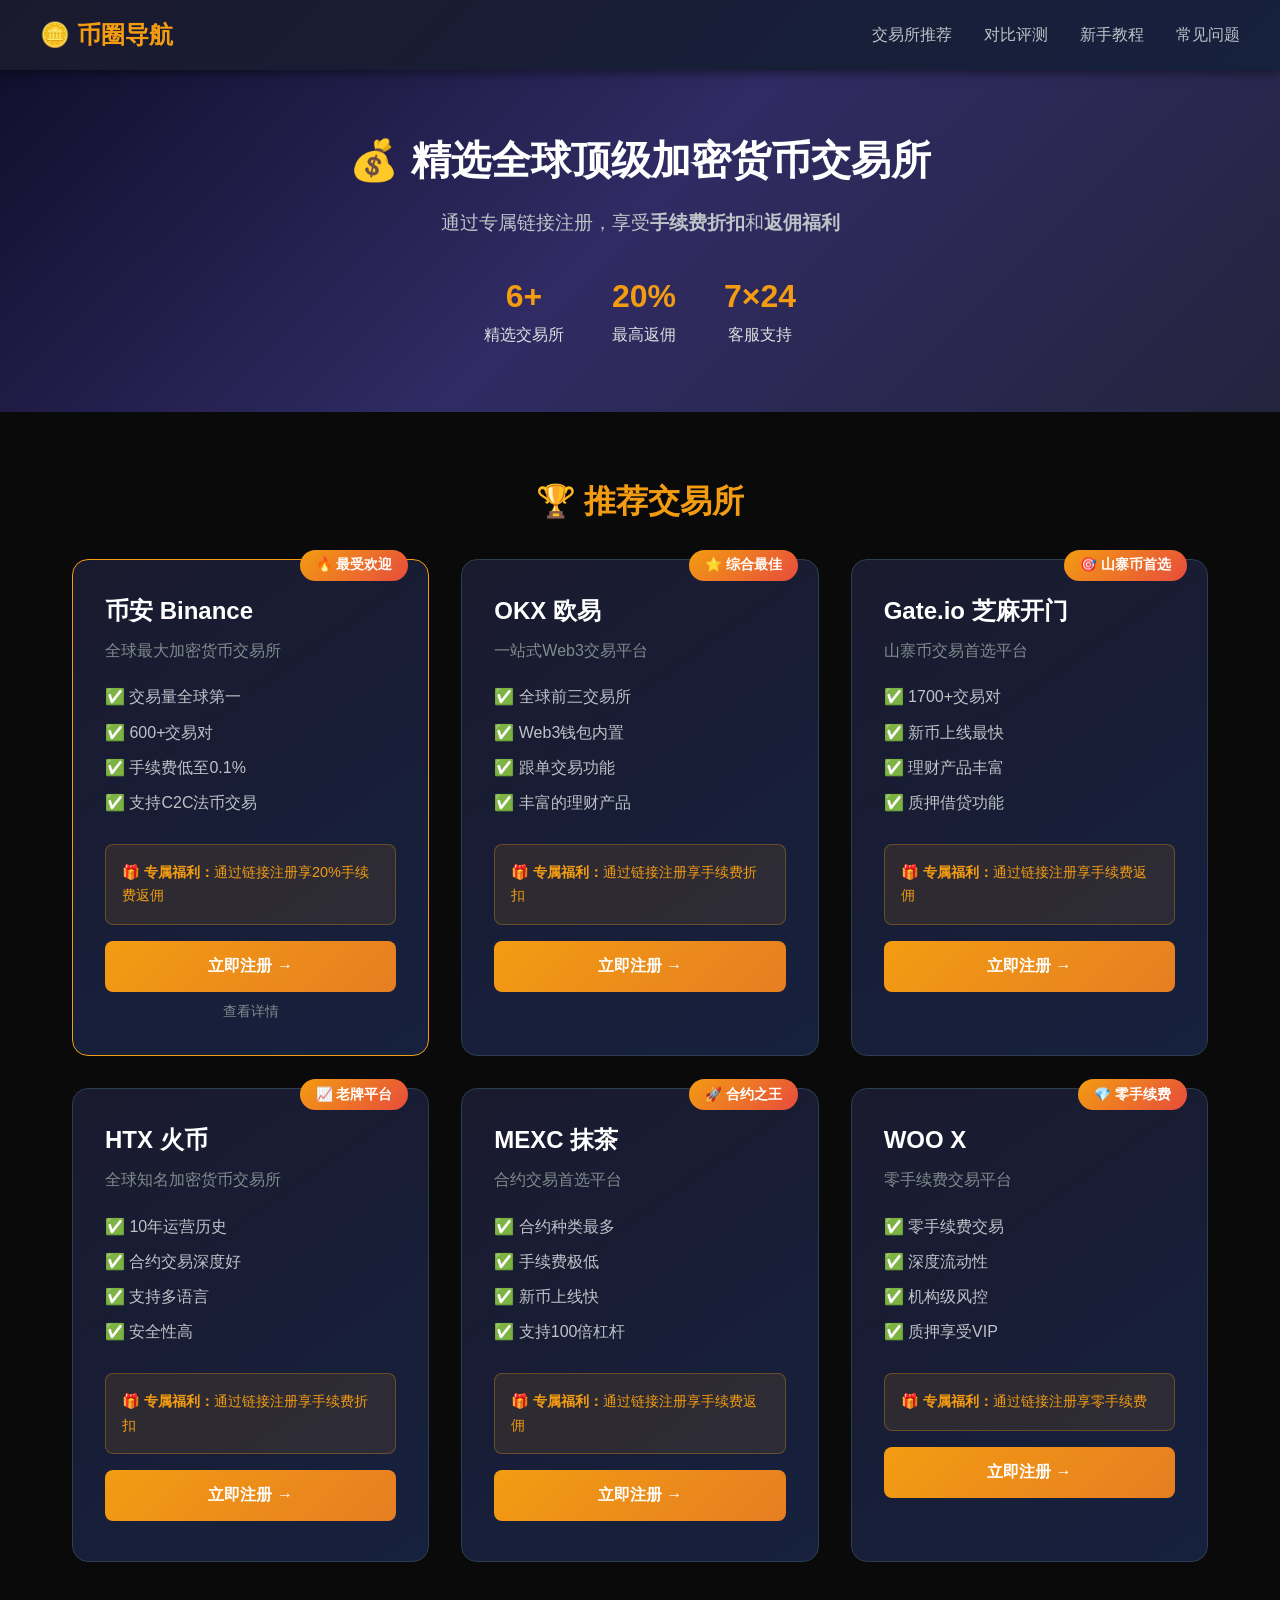
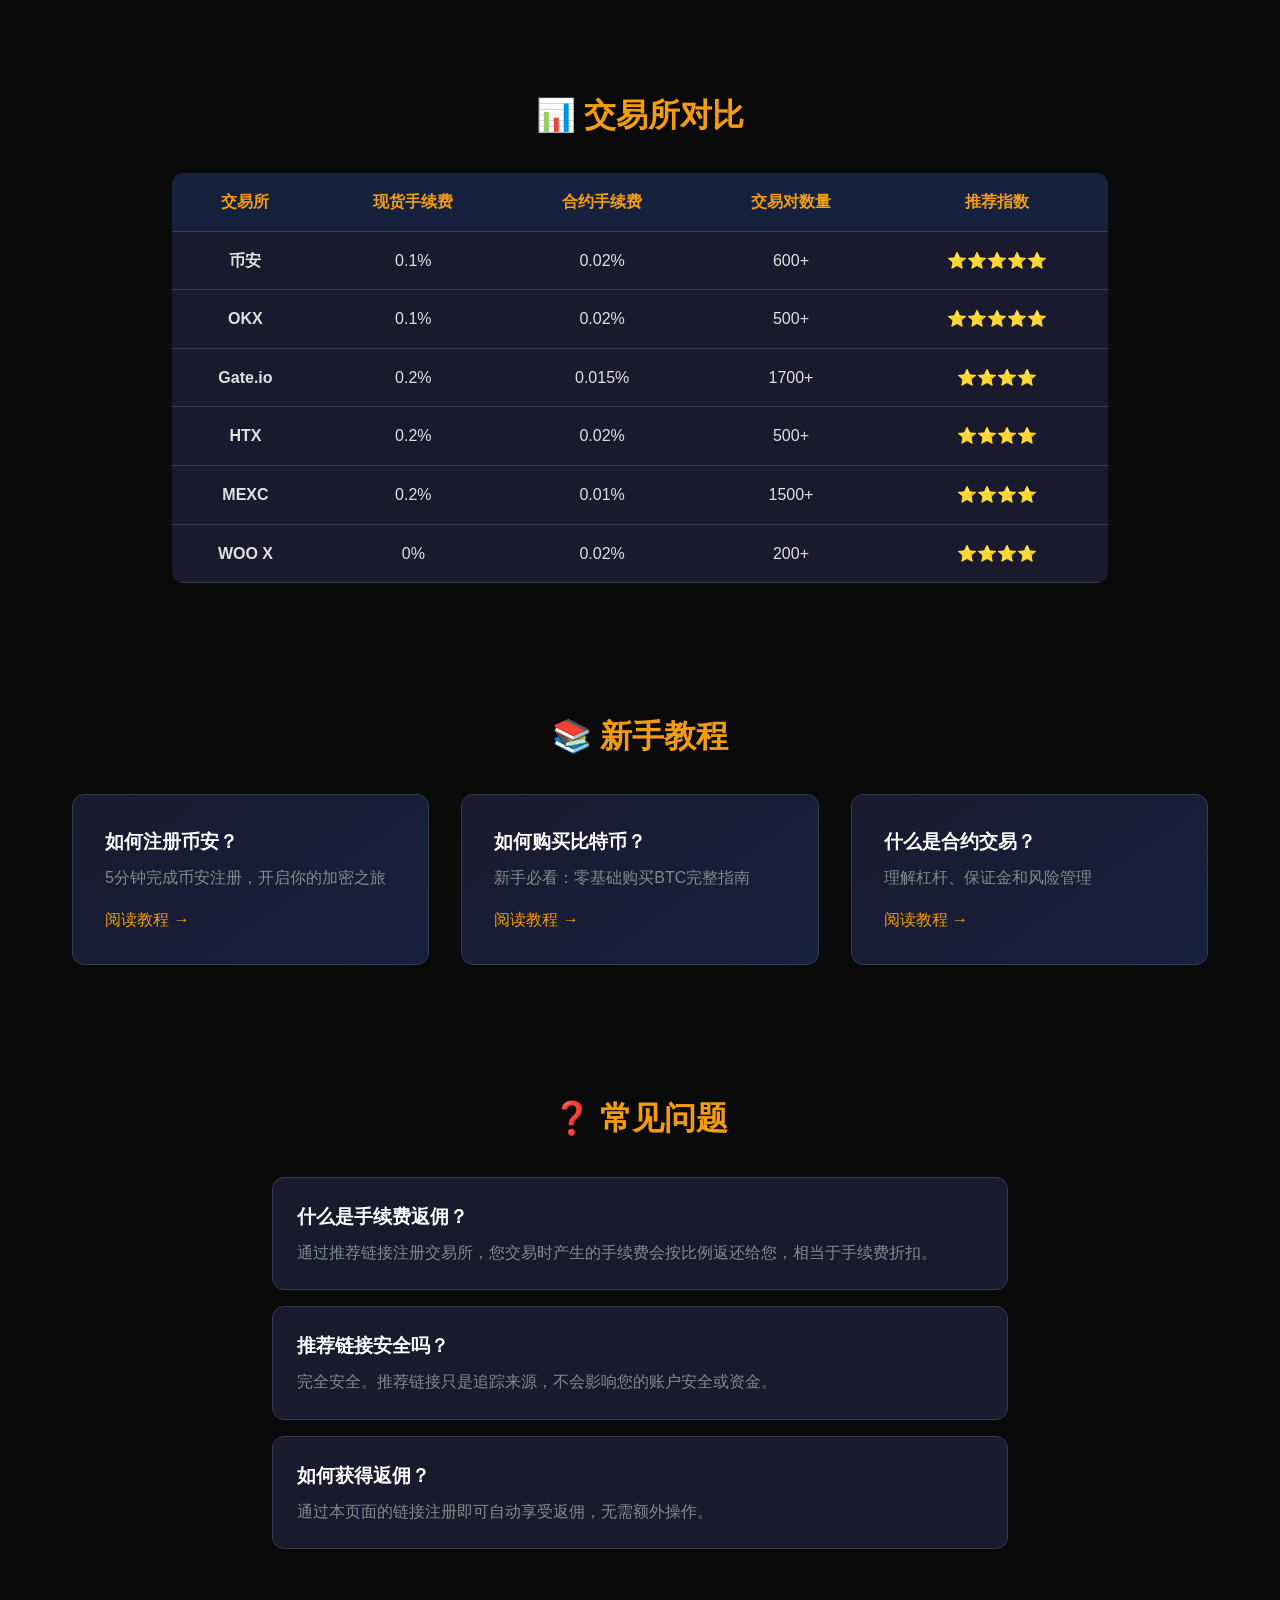
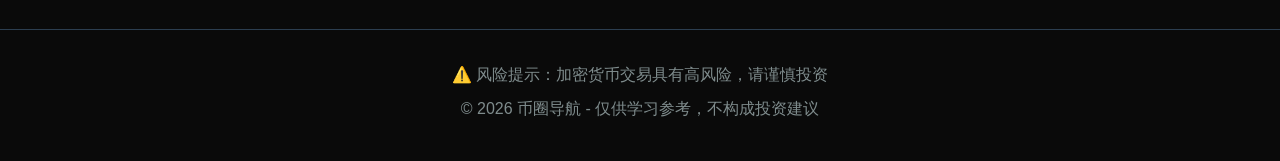
<file: index.html>
<!DOCTYPE html>
<html lang="zh-CN">
<head>
    <meta charset="UTF-8">
    <meta name="viewport" content="width=device-width, initial-scale=1.0">
    <title>币圈导航 - 最全加密货币交易所推荐 | 手续费返佣</title>
    <meta name="description" content="精选全球顶级加密货币交易所，币安、OKX、芝麻开门等平台注册教程与返佣攻略。通过专属链接注册享受手续费折扣。">
    <meta name="keywords" content="加密货币,交易所,币安,OKX,比特币,返佣,手续费折扣">
    <meta name="robots" content="index, follow">
    <meta property="og:title" content="币圈导航 - 最全加密货币交易所推荐">
    <meta property="og:description" content="精选全球顶级加密货币交易所，通过专属链接注册享手续费折扣">
    <meta property="og:type" content="website">
    <meta property="og:url" content="https://haoyousun60-create.github.io/crypto-exchange-nav/">
    <link rel="icon" href="data:image/svg+xml,<svg xmlns='http://www.w3.org/2000/svg' viewBox='0 0 100 100'><text y='.9em' font-size='90'>🪙</text></svg>">
    <link rel="stylesheet" href="css/style.css">
</head>
<body>
    <header>
        <nav>
            <div class="logo">🪙 币圈导航</div>
            <ul>
                <li><a href="#exchanges">交易所推荐</a></li>
                <li><a href="#compare">对比评测</a></li>
                <li><a href="#guides">新手教程</a></li>
                <li><a href="#faq">常见问题</a></li>
            </ul>
        </nav>
    </header>

    <section class="hero">
        <h1>💰 精选全球顶级加密货币交易所</h1>
        <p>通过专属链接注册，享受<strong>手续费折扣</strong>和<strong>返佣福利</strong></p>
        <div class="stats">
            <div><span>6+</span>精选交易所</div>
            <div><span>20%</span>最高返佣</div>
            <div><span>7×24</span>客服支持</div>
        </div>
    </section>

    <section id="exchanges" class="exchanges">
        <h2>🏆 推荐交易所</h2>
        <div class="exchange-grid">
            <div class="exchange-card hot">
                <div class="badge">🔥 最受欢迎</div>
                <h3>币安 Binance</h3>
                <p class="slogan">全球最大加密货币交易所</p>
                <ul class="features">
                    <li>✅ 交易量全球第一</li>
                    <li>✅ 600+交易对</li>
                    <li>✅ 手续费低至0.1%</li>
                    <li>✅ 支持C2C法币交易</li>
                </ul>
                <div class="referral-info">
                    <p>🎁 <strong>专属福利：</strong>通过链接注册享20%手续费返佣</p>
                </div>
                <a href="YOUR_BINANCE_LINK" class="btn-register" target="_blank">立即注册 →</a>
                <a href="pages/binance-review.html" class="btn-detail">查看详情</a>
            </div>

            <div class="exchange-card">
                <div class="badge">⭐ 综合最佳</div>
                <h3>OKX 欧易</h3>
                <p class="slogan">一站式Web3交易平台</p>
                <ul class="features">
                    <li>✅ 全球前三交易所</li>
                    <li>✅ Web3钱包内置</li>
                    <li>✅ 跟单交易功能</li>
                    <li>✅ 丰富的理财产品</li>
                </ul>
                <div class="referral-info">
                    <p>🎁 <strong>专属福利：</strong>通过链接注册享手续费折扣</p>
                </div>
                <a href="YOUR_OKX_LINK" class="btn-register" target="_blank">立即注册 →</a>
            </div>

            <div class="exchange-card">
                <div class="badge">🎯 山寨币首选</div>
                <h3>Gate.io 芝麻开门</h3>
                <p class="slogan">山寨币交易首选平台</p>
                <ul class="features">
                    <li>✅ 1700+交易对</li>
                    <li>✅ 新币上线最快</li>
                    <li>✅ 理财产品丰富</li>
                    <li>✅ 质押借贷功能</li>
                </ul>
                <div class="referral-info">
                    <p>🎁 <strong>专属福利：</strong>通过链接注册享手续费返佣</p>
                </div>
                <a href="YOUR_GATE_LINK" class="btn-register" target="_blank">立即注册 →</a>
            </div>

            <div class="exchange-card">
                <div class="badge">📈 老牌平台</div>
                <h3>HTX 火币</h3>
                <p class="slogan">全球知名加密货币交易所</p>
                <ul class="features">
                    <li>✅ 10年运营历史</li>
                    <li>✅ 合约交易深度好</li>
                    <li>✅ 支持多语言</li>
                    <li>✅ 安全性高</li>
                </ul>
                <div class="referral-info">
                    <p>🎁 <strong>专属福利：</strong>通过链接注册享手续费折扣</p>
                </div>
                <a href="YOUR_HTX_LINK" class="btn-register" target="_blank">立即注册 →</a>
            </div>

            <div class="exchange-card">
                <div class="badge">🚀 合约之王</div>
                <h3>MEXC 抹茶</h3>
                <p class="slogan">合约交易首选平台</p>
                <ul class="features">
                    <li>✅ 合约种类最多</li>
                    <li>✅ 手续费极低</li>
                    <li>✅ 新币上线快</li>
                    <li>✅ 支持100倍杠杆</li>
                </ul>
                <div class="referral-info">
                    <p>🎁 <strong>专属福利：</strong>通过链接注册享手续费返佣</p>
                </div>
                <a href="YOUR_MEXC_LINK" class="btn-register" target="_blank">立即注册 →</a>
            </div>

            <div class="exchange-card">
                <div class="badge">💎 零手续费</div>
                <h3>WOO X</h3>
                <p class="slogan">零手续费交易平台</p>
                <ul class="features">
                    <li>✅ 零手续费交易</li>
                    <li>✅ 深度流动性</li>
                    <li>✅ 机构级风控</li>
                    <li>✅ 质押享受VIP</li>
                </ul>
                <div class="referral-info">
                    <p>🎁 <strong>专属福利：</strong>通过链接注册享零手续费</p>
                </div>
                <a href="YOUR_WOO_LINK" class="btn-register" target="_blank">立即注册 →</a>
            </div>
        </div>
    </section>

    <section id="compare" class="comparison">
        <h2>📊 交易所对比</h2>
        <table>
            <thead>
                <tr>
                    <th>交易所</th>
                    <th>现货手续费</th>
                    <th>合约手续费</th>
                    <th>交易对数量</th>
                    <th>推荐指数</th>
                </tr>
            </thead>
            <tbody>
                <tr><td><strong>币安</strong></td><td>0.1%</td><td>0.02%</td><td>600+</td><td>⭐⭐⭐⭐⭐</td></tr>
                <tr><td><strong>OKX</strong></td><td>0.1%</td><td>0.02%</td><td>500+</td><td>⭐⭐⭐⭐⭐</td></tr>
                <tr><td><strong>Gate.io</strong></td><td>0.2%</td><td>0.015%</td><td>1700+</td><td>⭐⭐⭐⭐</td></tr>
                <tr><td><strong>HTX</strong></td><td>0.2%</td><td>0.02%</td><td>500+</td><td>⭐⭐⭐⭐</td></tr>
                <tr><td><strong>MEXC</strong></td><td>0.2%</td><td>0.01%</td><td>1500+</td><td>⭐⭐⭐⭐</td></tr>
                <tr><td><strong>WOO X</strong></td><td>0%</td><td>0.02%</td><td>200+</td><td>⭐⭐⭐⭐</td></tr>
            </tbody>
        </table>
    </section>

    <section id="guides" class="guides">
        <h2>📚 新手教程</h2>
        <div class="guide-grid">
            <div class="guide-card">
                <h3>如何注册币安？</h3>
                <p>5分钟完成币安注册，开启你的加密之旅</p>
                <a href="pages/binance-guide.html">阅读教程 →</a>
            </div>
            <div class="guide-card">
                <h3>如何购买比特币？</h3>
                <p>新手必看：零基础购买BTC完整指南</p>
                <a href="pages/buy-btc.html">阅读教程 →</a>
            </div>
            <div class="guide-card">
                <h3>什么是合约交易？</h3>
                <p>理解杠杆、保证金和风险管理</p>
                <a href="pages/futures-guide.html">阅读教程 →</a>
            </div>
        </div>
    </section>

    <section id="faq" class="faq">
        <h2>❓ 常见问题</h2>
        <div class="faq-item">
            <h3>什么是手续费返佣？</h3>
            <p>通过推荐链接注册交易所，您交易时产生的手续费会按比例返还给您，相当于手续费折扣。</p>
        </div>
        <div class="faq-item">
            <h3>推荐链接安全吗？</h3>
            <p>完全安全。推荐链接只是追踪来源，不会影响您的账户安全或资金。</p>
        </div>
        <div class="faq-item">
            <h3>如何获得返佣？</h3>
            <p>通过本页面的链接注册即可自动享受返佣，无需额外操作。</p>
        </div>
    </section>

    <footer>
        <p>⚠️ 风险提示：加密货币交易具有高风险，请谨慎投资</p>
        <p>© 2026 币圈导航 - 仅供学习参考，不构成投资建议</p>
    </footer>

    <script src="js/main.js"></script>
</body>
</html>
</file>
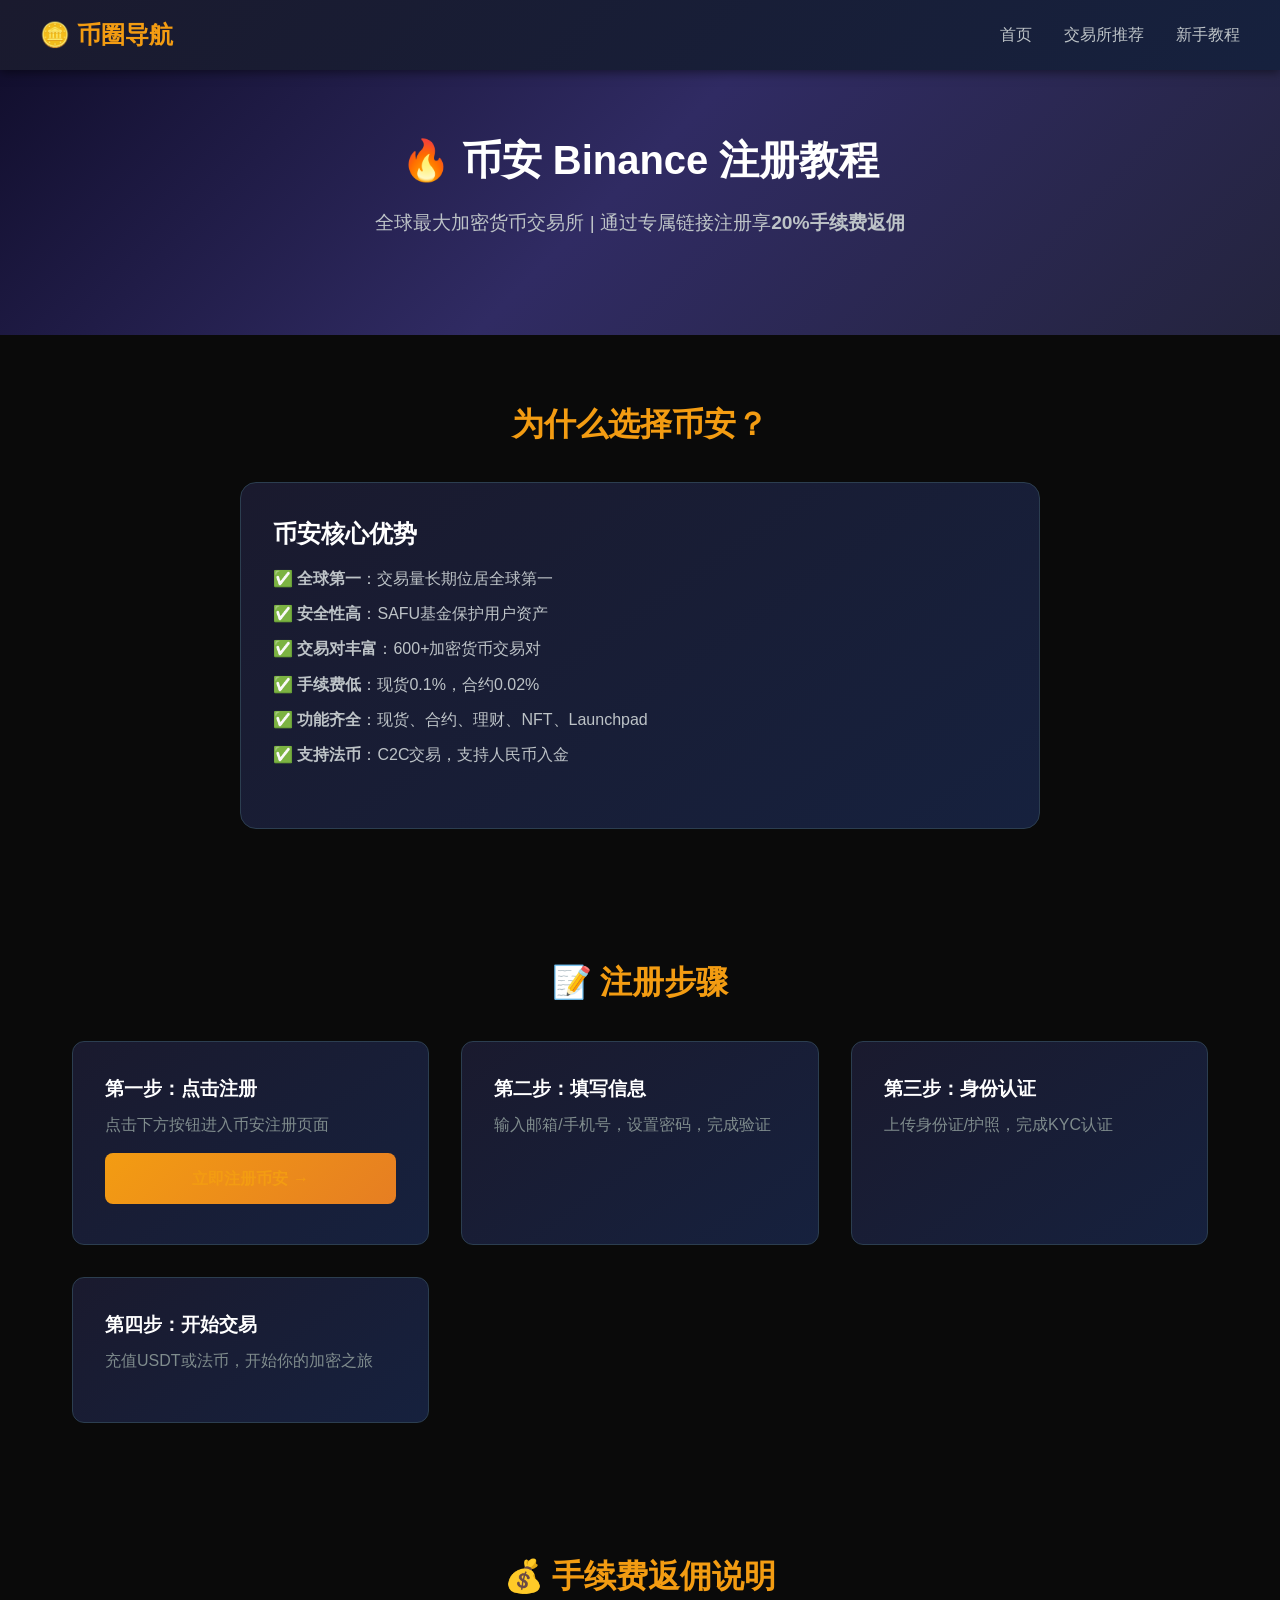
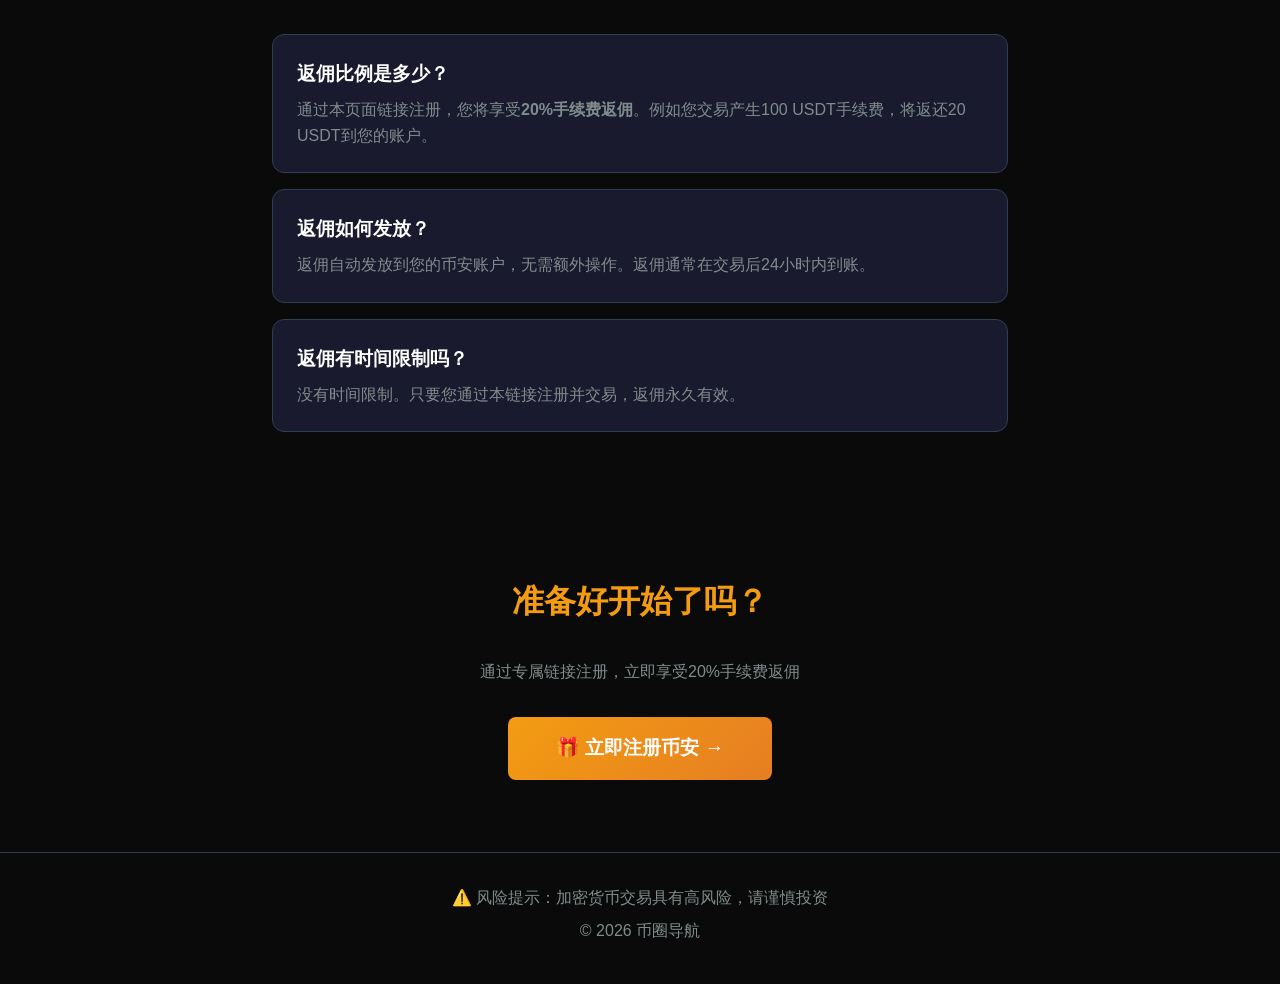
<file: pages/binance-review.html>
<!DOCTYPE html>
<html lang="zh-CN">
<head>
    <meta charset="UTF-8">
    <meta name="viewport" content="width=device-width, initial-scale=1.0">
    <title>币安 Binance 注册教程 | 手续费返佣20%</title>
    <meta name="description" content="币安注册详细教程，通过专属链接注册享20%手续费返佣。全球最大加密货币交易所，安全可靠。">
    <link rel="stylesheet" href="../css/style.css">
</head>
<body>
    <header>
        <nav>
            <div class="logo">🪙 币圈导航</div>
            <ul>
                <li><a href="../index.html">首页</a></li>
                <li><a href="../index.html#exchanges">交易所推荐</a></li>
                <li><a href="../index.html#guides">新手教程</a></li>
            </ul>
        </nav>
    </header>

    <section class="hero">
        <h1>🔥 币安 Binance 注册教程</h1>
        <p>全球最大加密货币交易所 | 通过专属链接注册享<strong>20%手续费返佣</strong></p>
    </section>

    <section class="exchanges">
        <h2>为什么选择币安？</h2>
        <div class="exchange-card" style="max-width: 800px; margin: 0 auto;">
            <h3>币安核心优势</h3>
            <ul class="features">
                <li>✅ <strong>全球第一</strong>：交易量长期位居全球第一</li>
                <li>✅ <strong>安全性高</strong>：SAFU基金保护用户资产</li>
                <li>✅ <strong>交易对丰富</strong>：600+加密货币交易对</li>
                <li>✅ <strong>手续费低</strong>：现货0.1%，合约0.02%</li>
                <li>✅ <strong>功能齐全</strong>：现货、合约、理财、NFT、Launchpad</li>
                <li>✅ <strong>支持法币</strong>：C2C交易，支持人民币入金</li>
            </ul>
        </div>
    </section>

    <section class="guides">
        <h2>📝 注册步骤</h2>
        <div class="guide-grid">
            <div class="guide-card">
                <h3>第一步：点击注册</h3>
                <p>点击下方按钮进入币安注册页面</p>
                <a href="YOUR_BINANCE_REFERRAL_LINK" class="btn-register" target="_blank">立即注册币安 →</a>
            </div>
            <div class="guide-card">
                <h3>第二步：填写信息</h3>
                <p>输入邮箱/手机号，设置密码，完成验证</p>
            </div>
            <div class="guide-card">
                <h3>第三步：身份认证</h3>
                <p>上传身份证/护照，完成KYC认证</p>
            </div>
            <div class="guide-card">
                <h3>第四步：开始交易</h3>
                <p>充值USDT或法币，开始你的加密之旅</p>
            </div>
        </div>
    </section>

    <section class="faq">
        <h2>💰 手续费返佣说明</h2>
        <div class="faq-item">
            <h3>返佣比例是多少？</h3>
            <p>通过本页面链接注册，您将享受<strong>20%手续费返佣</strong>。例如您交易产生100 USDT手续费，将返还20 USDT到您的账户。</p>
        </div>
        <div class="faq-item">
            <h3>返佣如何发放？</h3>
            <p>返佣自动发放到您的币安账户，无需额外操作。返佣通常在交易后24小时内到账。</p>
        </div>
        <div class="faq-item">
            <h3>返佣有时间限制吗？</h3>
            <p>没有时间限制。只要您通过本链接注册并交易，返佣永久有效。</p>
        </div>
    </section>

    <section class="exchanges" style="text-align: center; padding: 4rem 2rem;">
        <h2>准备好开始了吗？</h2>
        <p style="color: #7f8c8d; margin-bottom: 2rem;">通过专属链接注册，立即享受20%手续费返佣</p>
        <a href="YOUR_BINANCE_REFERRAL_LINK" class="btn-register" style="display: inline-block; padding: 1rem 3rem; font-size: 1.2rem;" target="_blank">🎁 立即注册币安 →</a>
    </section>

    <footer>
        <p>⚠️ 风险提示：加密货币交易具有高风险，请谨慎投资</p>
        <p>© 2026 币圈导航</p>
    </footer>

    <script src="../js/main.js"></script>
</body>
</html>
</file>
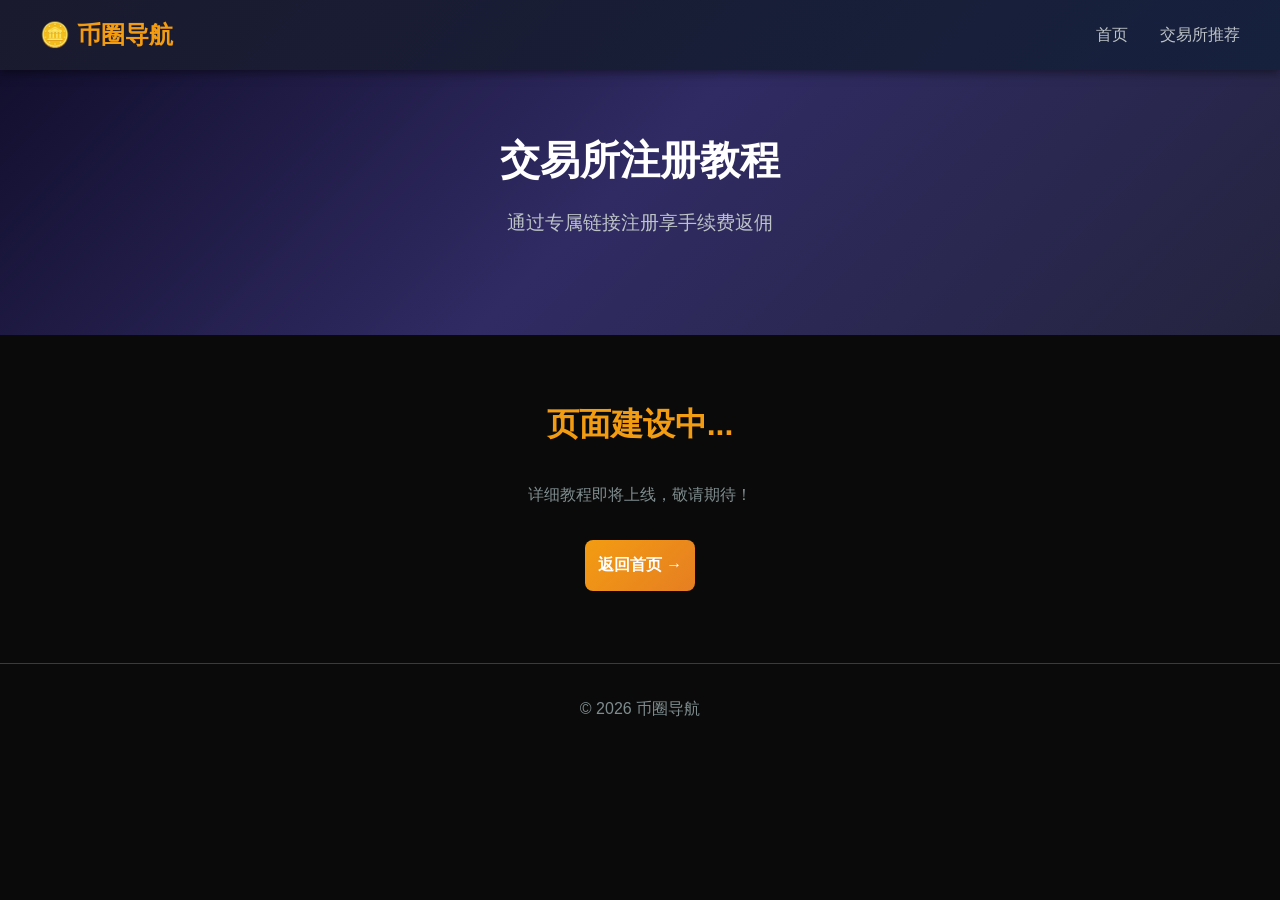
<file: pages/gate-review.html>
<!DOCTYPE html>
<html lang="zh-CN">
<head>
    <meta charset="UTF-8">
    <meta name="viewport" content="width=device-width, initial-scale=1.0">
    <title>交易所注册教程 | 币圈导航</title>
    <link rel="stylesheet" href="../css/style.css">
</head>
<body>
    <header>
        <nav>
            <div class="logo">🪙 币圈导航</div>
            <ul>
                <li><a href="../index.html">首页</a></li>
                <li><a href="../index.html#exchanges">交易所推荐</a></li>
            </ul>
        </nav>
    </header>
    <section class="hero">
        <h1>交易所注册教程</h1>
        <p>通过专属链接注册享手续费返佣</p>
    </section>
    <section class="exchanges" style="text-align:center; padding:4rem 2rem;">
        <h2>页面建设中...</h2>
        <p style="color:#7f8c8d;">详细教程即将上线，敬请期待！</p>
        <a href="../index.html" class="btn-register" style="display:inline-block; margin-top:2rem;">返回首页 →</a>
    </section>
    <footer>
        <p>© 2026 币圈导航</p>
    </footer>
    <script src="../js/main.js"></script>
</body>
</html>
</file>
<file: css/style.css>
/* 币圈导航 - 主样式 */

* {
    margin: 0;
    padding: 0;
    box-sizing: border-box;
}

body {
    font-family: -apple-system, BlinkMacSystemFont, 'Segoe UI', Roboto, sans-serif;
    background: #0a0a0a;
    color: #e0e0e0;
    line-height: 1.6;
}

/* Header */
header {
    background: linear-gradient(135deg, #1a1a2e 0%, #16213e 100%);
    padding: 1rem 2rem;
    position: fixed;
    width: 100%;
    top: 0;
    z-index: 100;
    box-shadow: 0 2px 10px rgba(0,0,0,0.5);
}

nav {
    max-width: 1200px;
    margin: 0 auto;
    display: flex;
    justify-content: space-between;
    align-items: center;
}

.logo {
    font-size: 1.5rem;
    font-weight: bold;
    color: #f39c12;
}

nav ul {
    list-style: none;
    display: flex;
    gap: 2rem;
}

nav a {
    color: #bdc3c7;
    text-decoration: none;
    transition: color 0.3s;
}

nav a:hover {
    color: #f39c12;
}

/* Hero */
.hero {
    background: linear-gradient(135deg, #0f0c29 0%, #302b63 50%, #24243e 100%);
    padding: 8rem 2rem 4rem;
    text-align: center;
}

.hero h1 {
    font-size: 2.5rem;
    color: #fff;
    margin-bottom: 1rem;
}

.hero p {
    font-size: 1.2rem;
    color: #bdc3c7;
    margin-bottom: 2rem;
}

.stats {
    display: flex;
    justify-content: center;
    gap: 3rem;
    margin-top: 2rem;
}

.stats div {
    text-align: center;
}

.stats span {
    display: block;
    font-size: 2rem;
    color: #f39c12;
    font-weight: bold;
}

/* Exchanges */
.exchanges {
    padding: 4rem 2rem;
    max-width: 1200px;
    margin: 0 auto;
}

.exchanges h2 {
    text-align: center;
    font-size: 2rem;
    margin-bottom: 2rem;
    color: #f39c12;
}

.exchange-grid {
    display: grid;
    grid-template-columns: repeat(auto-fit, minmax(300px, 1fr));
    gap: 2rem;
}

.exchange-card {
    background: linear-gradient(145deg, #1a1a2e 0%, #16213e 100%);
    border-radius: 16px;
    padding: 2rem;
    border: 1px solid #2c3e50;
    transition: transform 0.3s, box-shadow 0.3s;
    position: relative;
}

.exchange-card:hover {
    transform: translateY(-5px);
    box-shadow: 0 10px 30px rgba(243, 156, 18, 0.2);
}

.exchange-card.hot {
    border-color: #f39c12;
}

.badge {
    position: absolute;
    top: -10px;
    right: 20px;
    background: linear-gradient(135deg, #f39c12 0%, #e74c3c 100%);
    color: #fff;
    padding: 0.3rem 1rem;
    border-radius: 20px;
    font-size: 0.85rem;
    font-weight: bold;
}

.exchange-card img {
    width: 60px;
    height: 60px;
    border-radius: 50%;
    margin-bottom: 1rem;
}

.exchange-card h3 {
    font-size: 1.5rem;
    color: #fff;
    margin-bottom: 0.5rem;
}

.slogan {
    color: #7f8c8d;
    margin-bottom: 1rem;
}

.features {
    list-style: none;
    margin-bottom: 1.5rem;
}

.features li {
    padding: 0.3rem 0;
    color: #bdc3c7;
}

.referral-info {
    background: rgba(243, 156, 18, 0.1);
    border: 1px solid rgba(243, 156, 18, 0.3);
    border-radius: 8px;
    padding: 1rem;
    margin-bottom: 1rem;
}

.referral-info p {
    color: #f39c12;
    font-size: 0.9rem;
}

.btn-register {
    display: block;
    background: linear-gradient(135deg, #f39c12 0%, #e67e22 100%);
    color: #fff;
    text-align: center;
    padding: 0.8rem;
    border-radius: 8px;
    text-decoration: none;
    font-weight: bold;
    margin-bottom: 0.5rem;
    transition: transform 0.3s;
}

.btn-register:hover {
    transform: scale(1.02);
}

.btn-detail {
    display: block;
    text-align: center;
    color: #7f8c8d;
    text-decoration: none;
    font-size: 0.9rem;
}

.btn-detail:hover {
    color: #f39c12;
}

/* Comparison */
.comparison {
    padding: 4rem 2rem;
    max-width: 1000px;
    margin: 0 auto;
}

.comparison h2 {
    text-align: center;
    font-size: 2rem;
    margin-bottom: 2rem;
    color: #f39c12;
}

table {
    width: 100%;
    border-collapse: collapse;
    background: #1a1a2e;
    border-radius: 12px;
    overflow: hidden;
}

th, td {
    padding: 1rem;
    text-align: center;
    border-bottom: 1px solid #2c3e50;
}

th {
    background: #16213e;
    color: #f39c12;
    font-weight: bold;
}

tr:hover {
    background: rgba(243, 156, 18, 0.05);
}

/* Guides */
.guides {
    padding: 4rem 2rem;
    max-width: 1200px;
    margin: 0 auto;
}

.guides h2 {
    text-align: center;
    font-size: 2rem;
    margin-bottom: 2rem;
    color: #f39c12;
}

.guide-grid {
    display: grid;
    grid-template-columns: repeat(auto-fit, minmax(300px, 1fr));
    gap: 2rem;
}

.guide-card {
    background: linear-gradient(145deg, #1a1a2e 0%, #16213e 100%);
    border-radius: 12px;
    padding: 2rem;
    border: 1px solid #2c3e50;
}

.guide-card h3 {
    color: #fff;
    margin-bottom: 0.5rem;
}

.guide-card p {
    color: #7f8c8d;
    margin-bottom: 1rem;
}

.guide-card a {
    color: #f39c12;
    text-decoration: none;
}

/* FAQ */
.faq {
    padding: 4rem 2rem;
    max-width: 800px;
    margin: 0 auto;
}

.faq h2 {
    text-align: center;
    font-size: 2rem;
    margin-bottom: 2rem;
    color: #f39c12;
}

.faq-item {
    background: #1a1a2e;
    border-radius: 12px;
    padding: 1.5rem;
    margin-bottom: 1rem;
    border: 1px solid #2c3e50;
}

.faq-item h3 {
    color: #fff;
    margin-bottom: 0.5rem;
}

.faq-item p {
    color: #7f8c8d;
}

/* Footer */
footer {
    background: #0a0a0a;
    padding: 2rem;
    text-align: center;
    border-top: 1px solid #2c3e50;
}

footer p {
    color: #7f8c8d;
    margin-bottom: 0.5rem;
}

/* Responsive */
@media (max-width: 768px) {
    .hero h1 {
        font-size: 1.8rem;
    }
    
    .stats {
        flex-direction: column;
        gap: 1rem;
    }
    
    nav ul {
        display: none;
    }
    
    .exchange-grid {
        grid-template-columns: 1fr;
    }
}
</file>
